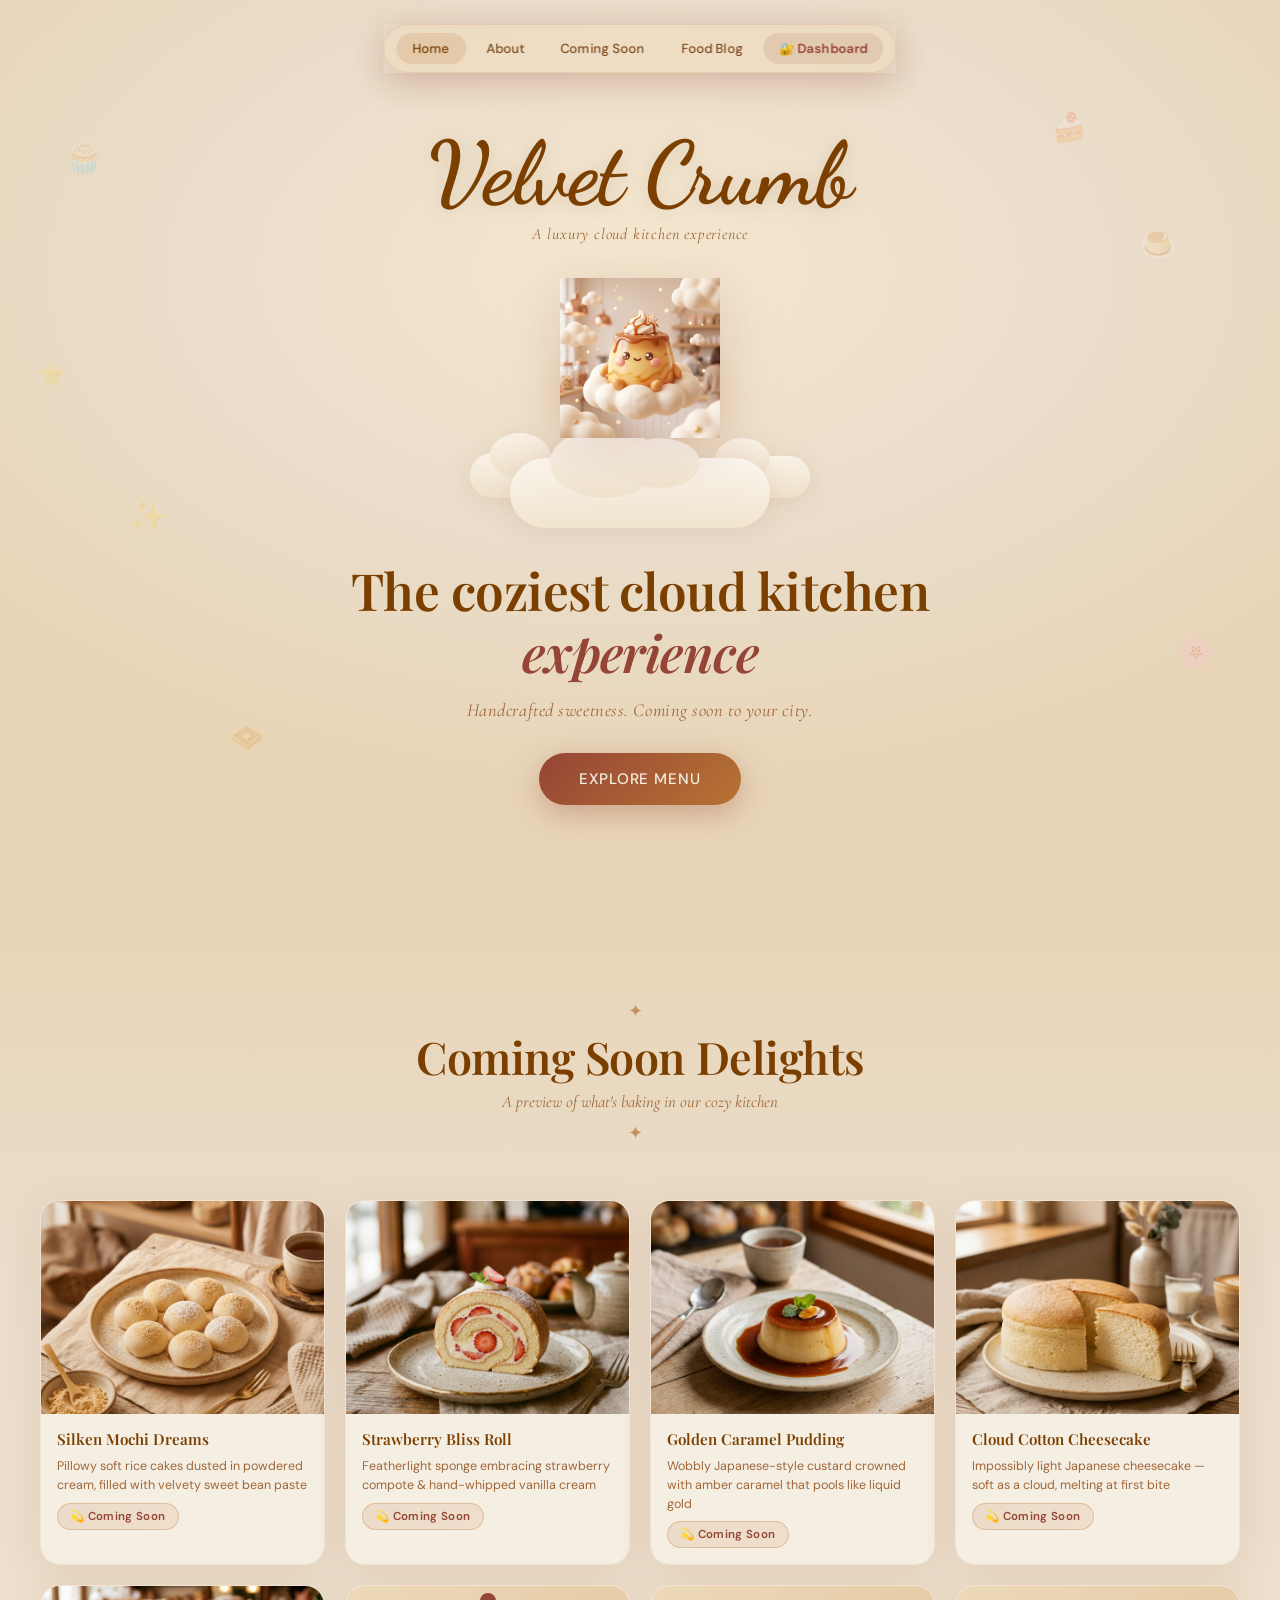
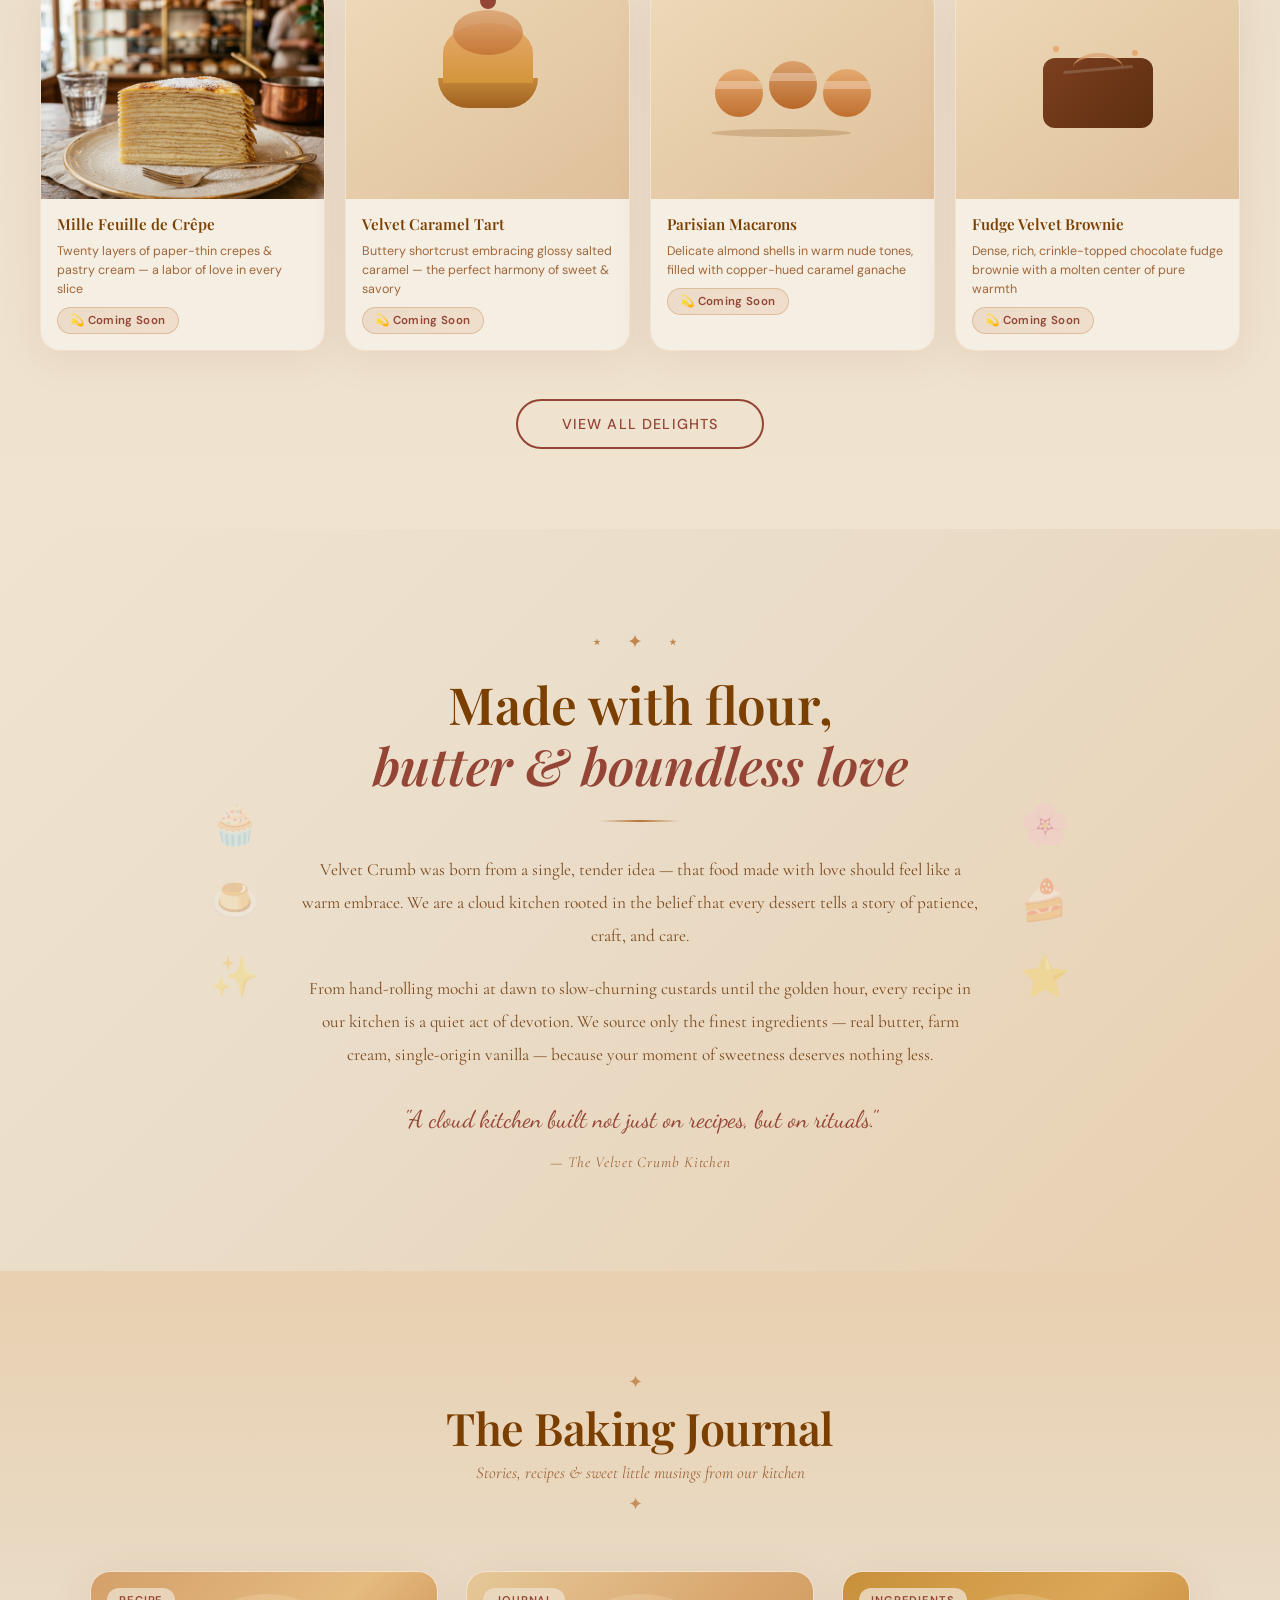
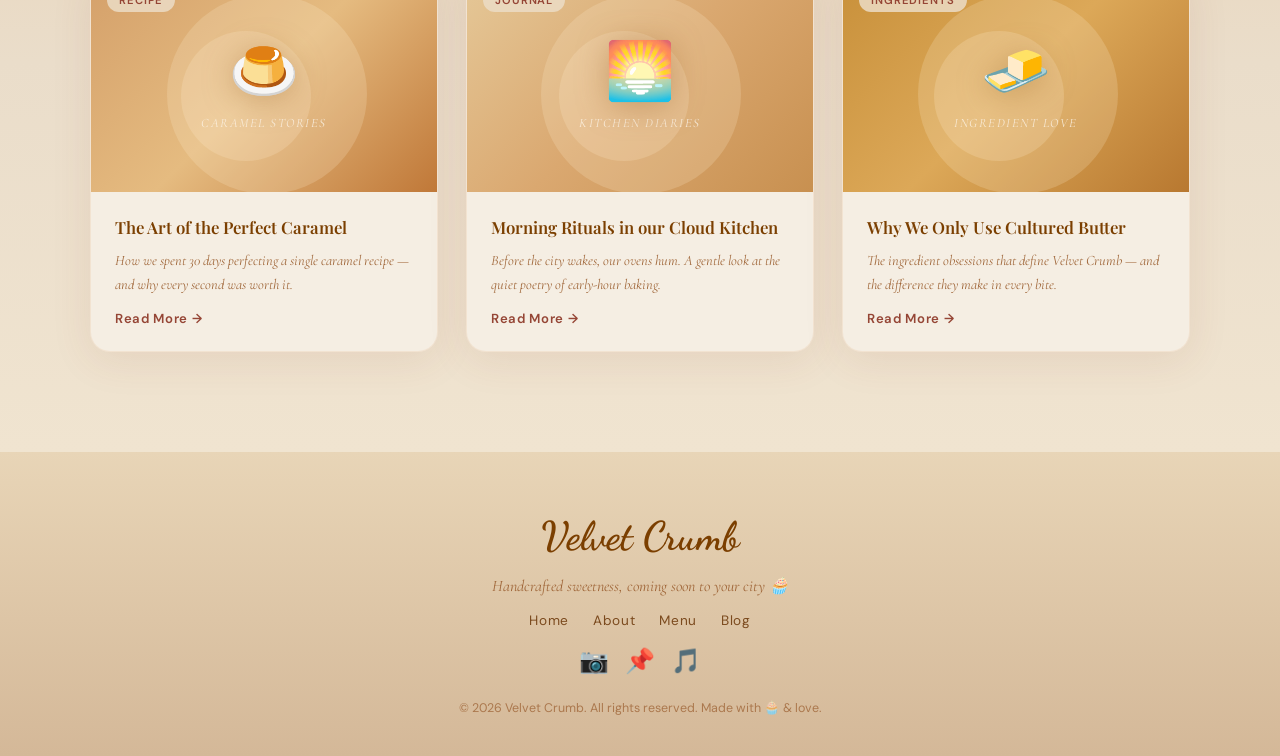
<file: index.html>
<!DOCTYPE html>
<html lang="en">
<head>
  <meta charset="UTF-8" />
  <meta name="viewport" content="width=device-width, initial-scale=1.0" />
  <title>Velvet Crumb — A Luxury Cloud Kitchen Experience</title>
  <meta name="description" content="Velvet Crumb is a luxury cloud kitchen crafting handmade desserts with warmth, love, and a touch of magic. Coming soon to your city." />
  <link rel="preconnect" href="https://fonts.googleapis.com" />
  <link rel="preconnect" href="https://fonts.gstatic.com" crossorigin />
  <link href="https://fonts.googleapis.com/css2?family=Playfair+Display:ital,wght@0,400;0,600;0,700;1,400;1,600&family=Cormorant+Garamond:ital,wght@0,300;0,400;1,400&family=DM+Sans:wght@300;400;500&family=Dancing+Script:wght@600;700&display=swap" rel="stylesheet" />
  <link rel="stylesheet" href="style.css" />
</head>
<body>

  <!-- ✨ Floating Particles Canvas -->
  <canvas id="particles-canvas"></canvas>

  <!-- ============ NAVIGATION ============ -->
  <nav class="nav-pill" id="main-nav" role="navigation" aria-label="Main Navigation">
    <div class="nav-inner">
      <a href="#home" class="nav-link active" id="nav-home">Home</a>
      <a href="#about" class="nav-link" id="nav-about">About</a>
      <a href="#coming-soon" class="nav-link" id="nav-comingsoon">Coming Soon</a>
      <a href="#blog" class="nav-link" id="nav-blog">Food Blog</a>
      <a href="dashboard.html" class="nav-link nav-dashboard" id="nav-dashboard">
        <span class="lock-icon">🔐</span> Dashboard
      </a>
    </div>
  </nav>

  <!-- ============ HERO SECTION ============ -->
  <section class="hero-section" id="home">
    <!-- Floating Doodle Elements -->
    <div class="doodle doodle-1" aria-hidden="true">🧁</div>
    <div class="doodle doodle-2" aria-hidden="true">🍮</div>
    <div class="doodle doodle-3" aria-hidden="true">✨</div>
    <div class="doodle doodle-4" aria-hidden="true">🌸</div>
    <div class="doodle doodle-5" aria-hidden="true">🍰</div>
    <div class="doodle doodle-6" aria-hidden="true">⭐</div>
    <div class="doodle doodle-7" aria-hidden="true">🧇</div>

    <div class="hero-content">
      <!-- Logo -->
      <div class="logo-wrapper fade-up" id="logo">
        <h1 class="logo-script">Velvet Crumb</h1>
        <p class="logo-tagline">A luxury cloud kitchen experience</p>
      </div>

      <!-- Mascot with Clouds -->
      <div class="mascot-container fade-up delay-1" aria-label="Cute pudding mascot floating on cream clouds">
        <div class="mascot-glow"></div>
        <div class="clouds-wrapper">
          <div class="cloud cloud-left"></div>
          <div class="cloud cloud-right"></div>
          <div class="cloud cloud-center"></div>
        </div>
        <div class="mascot-figure float-anim">
          <img src="images/mascot.png" alt="Velvet Crumb cute pudding mascot" class="mascot-img" />
        </div>
      </div>

      <!-- Hero Text -->
      <div class="hero-text fade-up delay-2">
        <h2 class="hero-heading">The coziest cloud kitchen<br /><em>experience</em></h2>
        <p class="hero-subtext">Handcrafted sweetness. Coming soon to your city.</p>
        <a href="#coming-soon" class="cta-btn" id="explore-menu-btn" aria-label="Explore our menu">
          Explore Menu
          <span class="btn-shimmer"></span>
        </a>
      </div>
    </div>

    <!-- Hero Wave -->
    <div class="hero-wave" aria-hidden="true">
      <svg viewBox="0 0 1440 120" preserveAspectRatio="none" xmlns="http://www.w3.org/2000/svg">
        <path d="M0,60 C360,120 1080,0 1440,60 L1440,120 L0,120 Z" fill="#E8D5B7" />
      </svg>
    </div>
  </section>

  <!-- ============ COMING SOON DELIGHTS ============ -->
  <section class="delights-section" id="coming-soon">
    <div class="section-header fade-up">
      <div class="section-ornament">✦</div>
      <h2 class="section-title">Coming Soon Delights</h2>
      <p class="section-subtitle">A preview of what's baking in our cozy kitchen</p>
      <div class="section-ornament">✦</div>
    </div>

    <div class="delights-grid fade-up delay-1">

      <!-- Card 1 -->
      <article class="delight-card" id="card-mochi" aria-label="Matcha Mochi Delight">
        <div class="card-img-wrapper">
          <img src="images/mochi.png" alt="Soft homemade mochi balls" class="card-img" loading="lazy" />
          <div class="card-img-overlay"></div>
        </div>
        <div class="card-body">
          <h3 class="card-title">Silken Mochi Dreams</h3>
          <p class="card-desc">Pillowy soft rice cakes dusted in powdered cream, filled with velvety sweet bean paste</p>
          <span class="coming-soon-badge">💫 Coming Soon</span>
        </div>
      </article>

      <!-- Card 2 -->
      <article class="delight-card" id="card-cakeroll" aria-label="Strawberry Cream Roll">
        <div class="card-img-wrapper">
          <img src="images/cake_roll.png" alt="Strawberry cream cake roll" class="card-img" loading="lazy" />
          <div class="card-img-overlay"></div>
        </div>
        <div class="card-body">
          <h3 class="card-title">Strawberry Bliss Roll</h3>
          <p class="card-desc">Featherlight sponge embracing strawberry compote & hand-whipped vanilla cream</p>
          <span class="coming-soon-badge">💫 Coming Soon</span>
        </div>
      </article>

      <!-- Card 3 -->
      <article class="delight-card" id="card-pudding" aria-label="Caramel Custard Pudding">
        <div class="card-img-wrapper">
          <img src="images/pudding.png" alt="Japanese caramel custard pudding" class="card-img" loading="lazy" />
          <div class="card-img-overlay"></div>
        </div>
        <div class="card-body">
          <h3 class="card-title">Golden Caramel Pudding</h3>
          <p class="card-desc">Wobbly Japanese-style custard crowned with amber caramel that pools like liquid gold</p>
          <span class="coming-soon-badge">💫 Coming Soon</span>
        </div>
      </article>

      <!-- Card 4 -->
      <article class="delight-card" id="card-cheesecake" aria-label="Cotton Cheesecake">
        <div class="card-img-wrapper">
          <img src="images/cheesecake.png" alt="Japanese cotton cheesecake" class="card-img" loading="lazy" />
          <div class="card-img-overlay"></div>
        </div>
        <div class="card-body">
          <h3 class="card-title">Cloud Cotton Cheesecake</h3>
          <p class="card-desc">Impossibly light Japanese cheesecake — soft as a cloud, melting at first bite</p>
          <span class="coming-soon-badge">💫 Coming Soon</span>
        </div>
      </article>

      <!-- Card 5 -->
      <article class="delight-card" id="card-crepe" aria-label="Mille Crepe Cake">
        <div class="card-img-wrapper">
          <img src="images/crepe.png" alt="Mille crepe cake" class="card-img" loading="lazy" />
          <div class="card-img-overlay"></div>
        </div>
        <div class="card-body">
          <h3 class="card-title">Mille Feuille de Crêpe</h3>
          <p class="card-desc">Twenty layers of paper-thin crepes & pastry cream — a labor of love in every slice</p>
          <span class="coming-soon-badge">💫 Coming Soon</span>
        </div>
      </article>

      <!-- Card 6 — CSS Illustrated -->
      <article class="delight-card" id="card-tart" aria-label="Caramel Tart">
        <div class="card-img-wrapper card-illustrated">
          <div class="illustrated-dessert tart-illustration">
            <div class="tart-base"></div>
            <div class="tart-filling"></div>
            <div class="tart-glaze"></div>
            <div class="tart-garnish"></div>
          </div>
        </div>
        <div class="card-body">
          <h3 class="card-title">Velvet Caramel Tart</h3>
          <p class="card-desc">Buttery shortcrust embracing glossy salted caramel — the perfect harmony of sweet & savory</p>
          <span class="coming-soon-badge">💫 Coming Soon</span>
        </div>
      </article>

      <!-- Card 7 — CSS Illustrated -->
      <article class="delight-card" id="card-macarons" aria-label="French Macarons">
        <div class="card-img-wrapper card-illustrated">
          <div class="illustrated-dessert macaron-illustration">
            <div class="macaron mac-1"></div>
            <div class="macaron mac-2"></div>
            <div class="macaron mac-3"></div>
            <div class="mac-shadow"></div>
          </div>
        </div>
        <div class="card-body">
          <h3 class="card-title">Parisian Macarons</h3>
          <p class="card-desc">Delicate almond shells in warm nude tones, filled with copper-hued caramel ganache</p>
          <span class="coming-soon-badge">💫 Coming Soon</span>
        </div>
      </article>

      <!-- Card 8 — CSS Illustrated -->
      <article class="delight-card" id="card-brownie" aria-label="Fudge Brownie">
        <div class="card-img-wrapper card-illustrated">
          <div class="illustrated-dessert brownie-illustration">
            <div class="brownie-base"></div>
            <div class="brownie-crack"></div>
            <div class="brownie-drizzle"></div>
            <div class="brownie-sparkle s1"></div>
            <div class="brownie-sparkle s2"></div>
          </div>
        </div>
        <div class="card-body">
          <h3 class="card-title">Fudge Velvet Brownie</h3>
          <p class="card-desc">Dense, rich, crinkle-topped chocolate fudge brownie with a molten center of pure warmth</p>
          <span class="coming-soon-badge">💫 Coming Soon</span>
        </div>
      </article>

    </div>

    <div class="view-all-wrapper fade-up delay-2">
      <button class="view-all-btn" aria-label="View all items">View All Delights</button>
    </div>
  </section>

  <!-- ============ ABOUT SECTION ============ -->
  <section class="about-section" id="about">
    <div class="about-deco about-deco-left" aria-hidden="true">
      <div class="about-deco-emoji">🧁</div>
      <div class="about-deco-emoji">🍮</div>
      <div class="about-deco-emoji">✨</div>
    </div>

    <div class="about-content fade-up">
      <div class="about-ornament">⋆ ✦ ⋆</div>
      <h2 class="about-title">Made with flour,<br /><em>butter & boundless love</em></h2>
      <div class="about-divider"></div>
      <p class="about-text">
        Velvet Crumb was born from a single, tender idea — that food made with love
        should feel like a warm embrace. We are a cloud kitchen rooted in the belief
        that every dessert tells a story of patience, craft, and care.
      </p>
      <p class="about-text">
        From hand-rolling mochi at dawn to slow-churning custards until the golden hour,
        every recipe in our kitchen is a quiet act of devotion. We source only the
        finest ingredients — real butter, farm cream, single-origin vanilla — because
        your moment of sweetness deserves nothing less.
      </p>
      <p class="about-text-emphasis">
        "A cloud kitchen built not just on recipes, but on rituals."
      </p>
      <div class="about-signature">— The Velvet Crumb Kitchen</div>
    </div>

    <div class="about-deco about-deco-right" aria-hidden="true">
      <div class="about-deco-emoji">🌸</div>
      <div class="about-deco-emoji">🍰</div>
      <div class="about-deco-emoji">⭐</div>
    </div>
  </section>

  <!-- ============ BLOG SECTION ============ -->
  <section class="blog-section" id="blog">
    <div class="section-header fade-up">
      <div class="section-ornament">✦</div>
      <h2 class="section-title">The Baking Journal</h2>
      <p class="section-subtitle">Stories, recipes & sweet little musings from our kitchen</p>
      <div class="section-ornament">✦</div>
    </div>

    <div class="blog-grid fade-up delay-1">

      <!-- Blog Post 1 -->
      <article class="blog-card" id="blog-card-1" aria-label="Blog post: The Art of the Perfect Caramel">
        <div class="blog-card-img">
          <div class="blog-visual blog-visual-1">
            <div class="blog-vis-content">
              <div class="bv-circle bvc-1"></div>
              <div class="bv-circle bvc-2"></div>
              <div class="bv-icon">🍮</div>
              <div class="bv-title-mini">caramel stories</div>
            </div>
          </div>
          <div class="blog-tag">Recipe</div>
        </div>
        <div class="blog-card-body">
          <h3 class="blog-card-title">The Art of the Perfect Caramel</h3>
          <p class="blog-card-caption">How we spent 30 days perfecting a single caramel recipe — and why every second was worth it.</p>
          <button class="read-more-btn" aria-label="Read more about caramel">Read More →</button>
        </div>
      </article>

      <!-- Blog Post 2 -->
      <article class="blog-card" id="blog-card-2" aria-label="Blog post: Morning Rituals in our Kitchen">
        <div class="blog-card-img">
          <div class="blog-visual blog-visual-2">
            <div class="blog-vis-content">
              <div class="bv-circle bvc-1"></div>
              <div class="bv-circle bvc-2"></div>
              <div class="bv-icon">🌅</div>
              <div class="bv-title-mini">kitchen diaries</div>
            </div>
          </div>
          <div class="blog-tag">Journal</div>
        </div>
        <div class="blog-card-body">
          <h3 class="blog-card-title">Morning Rituals in our Cloud Kitchen</h3>
          <p class="blog-card-caption">Before the city wakes, our ovens hum. A gentle look at the quiet poetry of early-hour baking.</p>
          <button class="read-more-btn" aria-label="Read more about morning rituals">Read More →</button>
        </div>
      </article>

      <!-- Blog Post 3 -->
      <article class="blog-card" id="blog-card-3" aria-label="Blog post: Why We Only Use Cultured Butter">
        <div class="blog-card-img">
          <div class="blog-visual blog-visual-3">
            <div class="blog-vis-content">
              <div class="bv-circle bvc-1"></div>
              <div class="bv-circle bvc-2"></div>
              <div class="bv-icon">🧈</div>
              <div class="bv-title-mini">ingredient love</div>
            </div>
          </div>
          <div class="blog-tag">Ingredients</div>
        </div>
        <div class="blog-card-body">
          <h3 class="blog-card-title">Why We Only Use Cultured Butter</h3>
          <p class="blog-card-caption">The ingredient obsessions that define Velvet Crumb — and the difference they make in every bite.</p>
          <button class="read-more-btn" aria-label="Read more about cultured butter">Read More →</button>
        </div>
      </article>

    </div>
  </section>

  <!-- ============ FOOTER ============ -->
  <footer class="footer" role="contentinfo">
    <div class="footer-content">
      <div class="footer-logo">Velvet Crumb</div>
      <p class="footer-tagline">Handcrafted sweetness, coming soon to your city 🧁</p>
      <div class="footer-links">
        <a href="#home" class="f-link">Home</a>
        <a href="#about" class="f-link">About</a>
        <a href="#coming-soon" class="f-link">Menu</a>
        <a href="#blog" class="f-link">Blog</a>
      </div>
      <div class="footer-socials">
        <span class="social-dot" aria-label="Instagram">📷</span>
        <span class="social-dot" aria-label="Pinterest">📌</span>
        <span class="social-dot" aria-label="TikTok">🎵</span>
      </div>
      <p class="footer-copy">© 2026 Velvet Crumb. All rights reserved. Made with 🧁 &amp; love.</p>
    </div>
  </footer>

  <script src="app.js"></script>
</body>
</html>
</file>
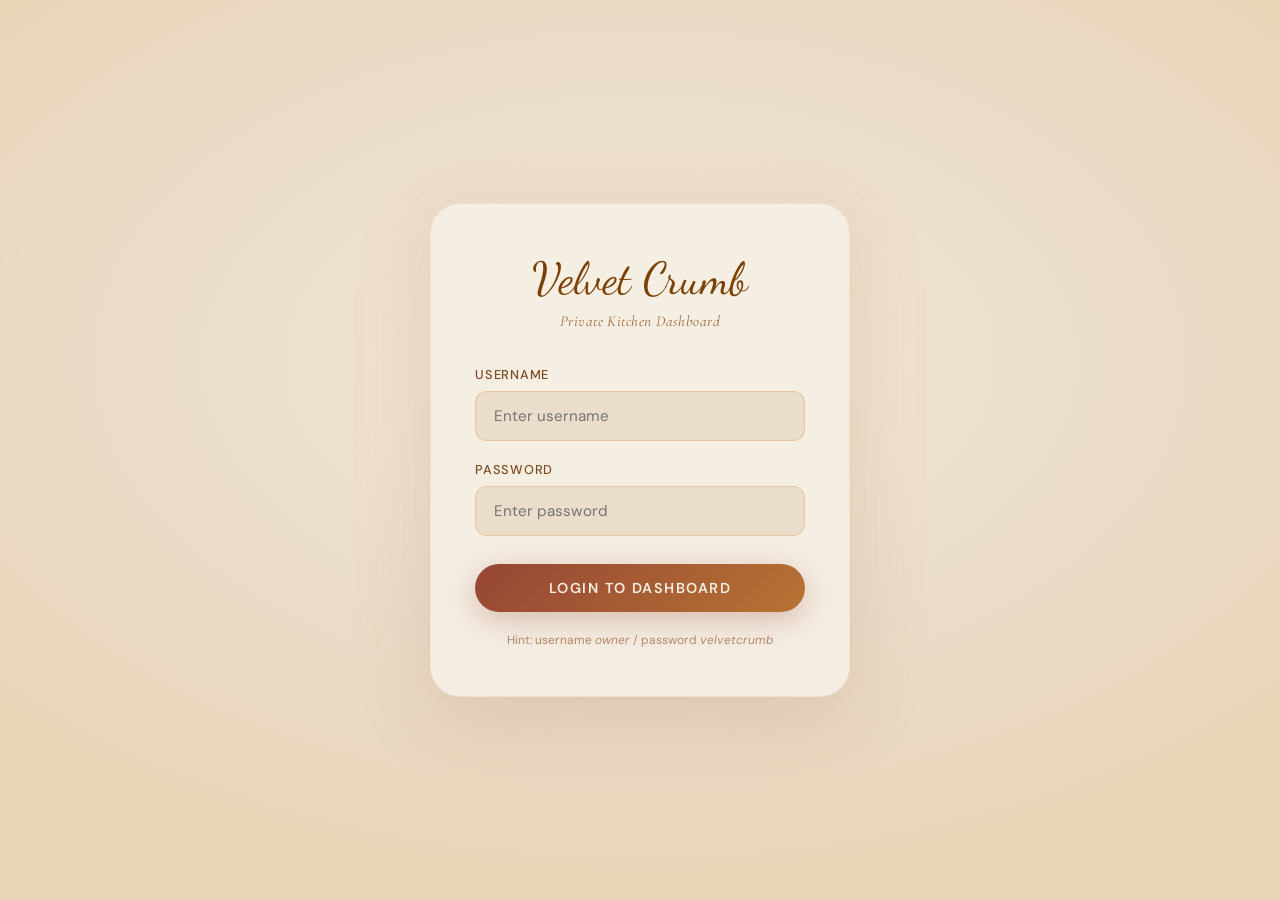
<file: dashboard.html>
<!DOCTYPE html>
<html lang="en">

<head>
    <meta charset="UTF-8" />
    <meta name="viewport" content="width=device-width, initial-scale=1.0" />
    <title>Dashboard — Velvet Crumb Kitchen</title>
    <meta name="robots" content="noindex, nofollow" />
    <link rel="preconnect" href="https://fonts.googleapis.com" />
    <link rel="preconnect" href="https://fonts.gstatic.com" crossorigin />
    <link
        href="https://fonts.googleapis.com/css2?family=Playfair+Display:ital,wght@0,400;0,600;0,700;1,400&family=Cormorant+Garamond:ital,wght@0,300;0,400;1,400&family=DM+Sans:wght@300;400;500;600&family=Dancing+Script:wght@600;700&display=swap"
        rel="stylesheet" />
    <link rel="stylesheet" href="dashboard.css" />
</head>

<body>

    <!-- ======= LOGIN SCREEN ======= -->
    <div id="login-screen">
        <div class="login-card">
            <div class="login-logo">Velvet Crumb</div>
            <div class="login-subtitle">Private Kitchen Dashboard</div>

            <label class="login-label" for="dash-username">Username</label>
            <input class="login-input" type="text" id="dash-username" placeholder="Enter username"
                autocomplete="username" />

            <label class="login-label" for="dash-password">Password</label>
            <input class="login-input" type="password" id="dash-password" placeholder="Enter password"
                autocomplete="current-password" />

            <button class="login-btn" id="login-btn" aria-label="Login to dashboard">Login to Dashboard</button>

            <p class="login-error" id="login-error">✦ Incorrect credentials. Please try again.</p>

            <p class="login-hint">Hint: username <em>owner</em> / password <em>velvetcrumb</em></p>
        </div>
    </div>

    <!-- ======= DASHBOARD SCREEN ======= -->
    <div id="dashboard-screen">

        <!-- Dash Nav -->
        <nav class="dash-nav" role="navigation" aria-label="Dashboard Navigation">
            <div class="dash-logo">Velvet Crumb</div>
            <div class="dash-nav-right">
                <span class="dash-user-badge">Welcome back, Owner 🧁</span>
                <button class="logout-btn" id="logout-btn" aria-label="Logout">Logout</button>
            </div>
        </nav>

        <main class="dash-main">
            <!-- Header -->
            <div class="dash-header">
                <h1 class="dash-welcome">Good evening, Chef ✨</h1>
                <p class="dash-welcome-sub">Manage your blog posts and keep the kitchen stories fresh.</p>
            </div>

            <!-- Stats -->
            <div class="stats-row" id="stats-row">
                <div class="stat-card">
                    <div class="stat-number" id="stat-posts">0</div>
                    <div class="stat-label">Blog Posts</div>
                </div>
                <div class="stat-card">
                    <div class="stat-number">8</div>
                    <div class="stat-label">Menu Items</div>
                </div>
                <div class="stat-card">
                    <div class="stat-number" id="stat-month">Mar</div>
                    <div class="stat-label">Current Month</div>
                </div>
            </div>

            <!-- Dashboard Grid -->
            <div class="dash-grid">

                <!-- Add / Edit Post Form -->
                <div class="dash-card" id="post-form-card">
                    <h2 class="dash-card-title"><span class="icon">✏️</span> <span id="form-title-label">Add New Blog
                            Post</span></h2>

                    <input type="hidden" id="edit-post-id" value="" />

                    <div class="form-group">
                        <label class="form-label" for="post-title">Post Title</label>
                        <input class="form-input" type="text" id="post-title" placeholder="e.g. The Magic of Mochi" />
                    </div>

                    <div class="form-group">
                        <label class="form-label" for="post-caption">Caption / Excerpt</label>
                        <textarea class="form-textarea" id="post-caption"
                            placeholder="A short description of this post..."></textarea>
                    </div>

                    <div class="form-group">
                        <label class="form-label" for="post-tag">Category Tag</label>
                        <input class="form-input" type="text" id="post-tag"
                            placeholder="e.g. Recipe, Journal, Ingredients" />
                    </div>

                    <div class="form-group">
                        <label class="form-label" for="post-emoji">Post Icon (Emoji)</label>
                        <input class="form-input" type="text" id="post-emoji" placeholder="e.g. 🍪" maxlength="4" />
                    </div>

                    <div style="display: flex; gap: 12px; flex-wrap: wrap; margin-top: 8px;">
                        <button class="btn-primary" id="save-post-btn" aria-label="Save blog post">Save Post 🧁</button>
                        <button class="btn-danger" id="cancel-edit-btn" style="display:none;"
                            aria-label="Cancel editing">Cancel Edit</button>
                    </div>
                </div>

                <!-- Posts List -->
                <div class="dash-card">
                    <h2 class="dash-card-title"><span class="icon">📖</span> Existing Blog Posts</h2>
                    <div class="post-list" id="post-list">
                        <p class="empty-state" id="empty-state">No posts yet. Add your first one! 🌸</p>
                    </div>
                </div>

            </div>
        </main>

    </div>

    <!-- Toast Notification -->
    <div class="toast" id="toast-msg" role="alert" aria-live="polite">✦ Changes saved beautifully!</div>

    <script src="dashboard.js"></script>
</body>

</html>
</file>
<file: style.css>
/* =====================================================
   VELVET CRUMB — LUXURY CLOUD KITCHEN
   Design System & Styles
   ===================================================== */

/* ─── DESIGN TOKENS ─────────────────────────────────── */
:root {
  --cream:        #EADDCA;
  --nude:         #DAA06D;
  --brown:        #954535;
  --chocolate:    #7B3F00;
  --copper:       #B87333;
  --peach:        #E5AA70;
  --cream-light:  #F5EEE3;
  --cream-dark:   #E8D5B7;
  --warm-white:   #FBF6EF;
  --text-dark:    #5C2E00;
  --text-mid:     #7B4A1E;
  --text-soft:    #A0673A;

  --radius-sm:    12px;
  --radius-md:    20px;
  --radius-lg:    30px;
  --radius-xl:    40px;
  --radius-pill:  999px;

  --shadow-soft:   0 8px 40px rgba(149, 69, 53, 0.10);
  --shadow-hover:  0 20px 60px rgba(149, 69, 53, 0.20);
  --shadow-glow:   0 0 60px rgba(184, 115, 51, 0.25);

  --font-script:   'Dancing Script', cursive;
  --font-serif:    'Playfair Display', Georgia, serif;
  --font-elegant:  'Cormorant Garamond', serif;
  --font-sans:     'DM Sans', sans-serif;

  --transition:    all 0.4s cubic-bezier(0.25, 0.8, 0.25, 1);
  --transition-fast: all 0.2s ease;
}

/* ─── RESET & BASE ───────────────────────────────────── */
*, *::before, *::after { box-sizing: border-box; margin: 0; padding: 0; }

html {
  scroll-behavior: smooth;
  font-size: 16px;
}

body {
  font-family: var(--font-sans);
  background: var(--cream);
  color: var(--text-dark);
  overflow-x: hidden;
  position: relative;
}

img { max-width: 100%; display: block; }
a { text-decoration: none; color: inherit; }

/* ─── PARTICLE CANVAS ────────────────────────────────── */
#particles-canvas {
  position: fixed;
  top: 0; left: 0;
  width: 100%; height: 100%;
  pointer-events: none;
  z-index: 0;
  opacity: 0.5;
}

/* ─── SCROLL ANIMATIONS ─────────────────────────────── */
.fade-up {
  opacity: 0;
  transform: translateY(40px);
  transition: opacity 0.8s ease, transform 0.8s ease;
}
.fade-up.visible {
  opacity: 1;
  transform: translateY(0);
}
.delay-1 { transition-delay: 0.15s; }
.delay-2 { transition-delay: 0.30s; }
.delay-3 { transition-delay: 0.45s; }

/* ─── FLOAT ANIMATION ───────────────────────────────── */
@keyframes floatY {
  0%, 100% { transform: translateY(0px); }
  50%       { transform: translateY(-18px); }
}
@keyframes floatSlow {
  0%, 100% { transform: translateY(0px) rotate(0deg); }
  50%       { transform: translateY(-10px) rotate(3deg); }
}
@keyframes shimmer {
  0%   { left: -100%; }
  100% { left: 200%; }
}
@keyframes cloudDrift {
  0%, 100% { transform: translateX(0px); }
  50%       { transform: translateX(8px); }
}
@keyframes sparkle {
  0%, 100% { opacity: 0.4; transform: scale(0.8); }
  50%       { opacity: 1; transform: scale(1.2); }
}
@keyframes pulse-glow {
  0%, 100% { box-shadow: 0 0 60px rgba(218, 160, 109, 0.3), 0 0 100px rgba(184, 115, 51, 0.15); }
  50%       { box-shadow: 0 0 80px rgba(218, 160, 109, 0.5), 0 0 130px rgba(184, 115, 51, 0.25); }
}
@keyframes doodleDrift {
  0%   { transform: translateY(0) rotate(0deg) scale(1); }
  33%  { transform: translateY(-15px) rotate(5deg) scale(1.05); }
  66%  { transform: translateY(8px) rotate(-3deg) scale(0.95); }
  100% { transform: translateY(0) rotate(0deg) scale(1); }
}

.float-anim { animation: floatY 4s ease-in-out infinite; }

/* ─── NAVIGATION ─────────────────────────────────────── */
.nav-pill {
  position: fixed;
  top: 24px;
  left: 50%;
  transform: translateX(-50%);
  z-index: 1000;
}
.nav-inner {
  display: flex;
  align-items: center;
  gap: 4px;
  background: rgba(235, 220, 198, 0.65);
  backdrop-filter: blur(20px) saturate(180%);
  -webkit-backdrop-filter: blur(20px) saturate(180%);
  border: 1px solid rgba(218, 160, 109, 0.30);
  border-radius: var(--radius-pill);
  padding: 8px 12px;
  box-shadow: 0 8px 32px rgba(149, 69, 53, 0.15);
  white-space: nowrap;
}
.nav-link {
  font-family: var(--font-sans);
  font-size: 0.82rem;
  font-weight: 500;
  color: var(--text-mid);
  padding: 7px 16px;
  border-radius: var(--radius-pill);
  transition: var(--transition-fast);
  letter-spacing: 0.01em;
}
.nav-link:hover,
.nav-link.active {
  background: rgba(184, 115, 51, 0.18);
  color: var(--chocolate);
}
.nav-dashboard {
  background: rgba(149, 69, 53, 0.12);
  color: var(--brown);
  font-weight: 600;
}
.nav-dashboard:hover {
  background: rgba(149, 69, 53, 0.22);
  color: var(--chocolate);
}
.lock-icon { font-size: 0.75rem; }

/* ─── HERO SECTION ───────────────────────────────────── */
.hero-section {
  position: relative;
  min-height: 100vh;
  background: radial-gradient(ellipse 70% 60% at 50% 30%, #F5E8D0 0%, var(--cream) 50%, var(--cream-dark) 100%);
  display: flex;
  align-items: center;
  justify-content: center;
  padding: 120px 24px 80px;
  overflow: hidden;
  z-index: 1;
}

.hero-content {
  display: flex;
  flex-direction: column;
  align-items: center;
  text-align: center;
  max-width: 760px;
  width: 100%;
  gap: 0;
  z-index: 2;
}

/* Logo */
.logo-wrapper { margin-bottom: 24px; }

.logo-script {
  font-family: var(--font-script);
  font-size: clamp(3rem, 8vw, 5.5rem);
  font-weight: 700;
  color: var(--chocolate);
  line-height: 1;
  letter-spacing: -0.01em;
  text-shadow: 0 2px 20px rgba(123, 63, 0, 0.15);
}

.logo-tagline {
  font-family: var(--font-elegant);
  font-size: 1rem;
  color: var(--text-soft);
  font-style: italic;
  margin-top: 6px;
  letter-spacing: 0.05em;
}

/* Mascot */
.mascot-container {
  position: relative;
  width: 320px;
  height: 260px;
  margin: 0 auto 16px;
}

.mascot-glow {
  position: absolute;
  top: 50%;
  left: 50%;
  transform: translate(-50%, -50%);
  width: 220px;
  height: 160px;
  background: radial-gradient(ellipse, rgba(218, 160, 109, 0.45) 0%, transparent 70%);
  border-radius: 50%;
  animation: pulse-glow 3s ease-in-out infinite;
  pointer-events: none;
}

.clouds-wrapper {
  position: absolute;
  bottom: 0;
  left: 50%;
  transform: translateX(-50%);
  width: 100%;
}

.cloud {
  position: absolute;
  background: var(--warm-white);
  border-radius: 50px;
  filter: drop-shadow(0 4px 12px rgba(149, 69, 53, 0.10));
}

.cloud-center {
  width: 260px; height: 70px;
  bottom: 0;
  left: 50%;
  transform: translateX(-50%);
  animation: cloudDrift 4s ease-in-out infinite;
  background: linear-gradient(180deg, #FBF6EF 0%, #F0E4CE 100%);
}
.cloud-center::before {
  content: '';
  position: absolute;
  top: -30px; left: 40px;
  width: 110px; height: 70px;
  background: inherit;
  border-radius: 50%;
}
.cloud-center::after {
  content: '';
  position: absolute;
  top: -20px; left: 110px;
  width: 80px; height: 50px;
  background: inherit;
  border-radius: 50%;
}
.cloud-left {
  width: 120px; height: 45px;
  bottom: 30px; left: -10px;
  animation: cloudDrift 5s ease-in-out infinite reverse;
  background: linear-gradient(180deg, #F9F2E7 0%, #EEE0C8 100%);
}
.cloud-left::before {
  content: '';
  position: absolute;
  top: -20px; left: 20px;
  width: 60px; height: 45px;
  background: inherit;
  border-radius: 50%;
}
.cloud-right {
  width: 110px; height: 42px;
  bottom: 30px; right: -10px;
  animation: cloudDrift 6s ease-in-out infinite;
  background: linear-gradient(180deg, #F9F2E7 0%, #EEE0C8 100%);
}
.cloud-right::before {
  content: '';
  position: absolute;
  top: -18px; left: 15px;
  width: 55px; height: 42px;
  background: inherit;
  border-radius: 50%;
}

.mascot-figure {
  position: absolute;
  top: 10px;
  left: 50%;
  transform: translateX(-50%);
  z-index: 2;
}

.mascot-img {
  width: 200px;
  height: auto;
  filter: drop-shadow(0 12px 30px rgba(149, 69, 53, 0.20));
}

/* Hero Text */
.hero-text { margin-top: 16px; }

.hero-heading {
  font-family: var(--font-serif);
  font-size: clamp(2rem, 5vw, 3.2rem);
  font-weight: 600;
  color: var(--chocolate);
  line-height: 1.2;
  margin-bottom: 16px;
  letter-spacing: -0.01em;
}
.hero-heading em {
  font-style: italic;
  color: var(--brown);
}

.hero-subtext {
  font-family: var(--font-elegant);
  font-size: 1.15rem;
  color: var(--text-soft);
  font-style: italic;
  margin-bottom: 32px;
  letter-spacing: 0.03em;
}

/* CTA Button */
.cta-btn {
  display: inline-block;
  position: relative;
  overflow: hidden;
  background: linear-gradient(135deg, var(--brown) 0%, var(--copper) 100%);
  color: var(--cream-light);
  font-family: var(--font-sans);
  font-size: 0.95rem;
  font-weight: 500;
  letter-spacing: 0.06em;
  text-transform: uppercase;
  padding: 16px 40px;
  border-radius: var(--radius-pill);
  box-shadow: 0 8px 30px rgba(149, 69, 53, 0.35);
  transition: var(--transition);
  cursor: pointer;
  border: none;
}
.cta-btn:hover {
  transform: translateY(-3px);
  box-shadow: 0 16px 50px rgba(149, 69, 53, 0.45);
}
.btn-shimmer {
  position: absolute;
  top: 0;
  left: -100%;
  width: 60%;
  height: 100%;
  background: linear-gradient(90deg, transparent, rgba(255,255,255,0.25), transparent);
  transform: skewX(-20deg);
  animation: shimmer 2.5s ease-in-out infinite;
}

/* Floating Doodles */
.doodle {
  position: absolute;
  font-size: 2rem;
  opacity: 0.18;
  pointer-events: none;
  z-index: 0;
  animation: doodleDrift var(--dur, 5s) ease-in-out infinite var(--delay, 0s);
}
.doodle-1 { top: 15%; left: 5%;  --dur: 6s;  --delay: 0s; }
.doodle-2 { top: 25%; right: 8%; --dur: 7s;  --delay: 1s; }
.doodle-3 { top: 55%; left: 10%; --dur: 5s;  --delay: 2s; size: 1.5rem; }
.doodle-4 { top: 70%; right: 5%; --dur: 8s;  --delay: 0.5s; }
.doodle-5 { top: 12%; right: 15%; --dur: 6.5s; --delay: 1.5s; font-size: 1.8rem; }
.doodle-6 { top: 40%; left: 3%;  --dur: 4.5s; --delay: 0.8s; font-size: 1.4rem; }
.doodle-7 { top: 80%; left: 18%; --dur: 7.5s; --delay: 1.2s; font-size: 1.7rem; }

/* Hero Wave */
.hero-wave {
  position: absolute;
  bottom: -2px; left: 0;
  width: 100%; height: 120px;
  z-index: 1;
}
.hero-wave svg { width: 100%; height: 100%; }

/* ─── SECTION COMMON ─────────────────────────────────── */
.section-header {
  text-align: center;
  margin-bottom: 56px;
  display: flex;
  flex-direction: column;
  align-items: center;
  gap: 10px;
}

.section-ornament {
  font-size: 1.1rem;
  color: var(--copper);
  opacity: 0.7;
  letter-spacing: 0.5em;
}

.section-title {
  font-family: var(--font-serif);
  font-size: clamp(1.8rem, 4vw, 2.8rem);
  font-weight: 600;
  color: var(--chocolate);
  line-height: 1.1;
  letter-spacing: -0.01em;
}

.section-subtitle {
  font-family: var(--font-elegant);
  font-size: 1.05rem;
  color: var(--text-soft);
  font-style: italic;
}

/* ─── COMING SOON DELIGHTS ───────────────────────────── */
.delights-section {
  position: relative;
  padding: 100px 24px 80px;
  background: linear-gradient(180deg, #E8D5B7 0%, var(--cream) 30%, #F0E4D0 100%);
  z-index: 1;
}

.delights-grid {
  display: grid;
  grid-template-columns: repeat(4, 1fr);
  gap: 20px;
  max-width: 1200px;
  margin: 0 auto;
}

/* Delight Cards */
.delight-card {
  background: var(--cream-light);
  border-radius: var(--radius-md);
  overflow: hidden;
  box-shadow: var(--shadow-soft);
  transition: var(--transition);
  cursor: pointer;
  border: 1px solid rgba(218, 160, 109, 0.15);
}
.delight-card:hover {
  transform: translateY(-8px);
  box-shadow: var(--shadow-hover);
}

.card-img-wrapper {
  position: relative;
  width: 100%;
  padding-top: 75%;
  overflow: hidden;
  background: linear-gradient(135deg, #E8D5C0, #D4AA80);
}
.card-img {
  position: absolute;
  top: 0; left: 0;
  width: 100%;
  height: 100%;
  object-fit: cover;
  transition: transform 0.5s ease;
  border-radius: var(--radius-sm) var(--radius-sm) 0 0;
}
.delight-card:hover .card-img {
  transform: scale(1.05);
}
.card-img-overlay {
  position: absolute;
  inset: 0;
  background: linear-gradient(to top, rgba(123, 63, 0, 0.15) 0%, transparent 70%);
  pointer-events: none;
}

/* Card Illustrated Fallback */
.card-illustrated {
  display: flex;
  align-items: center;
  justify-content: center;
  background: linear-gradient(145deg, #EDD9B8 0%, #DFC09A 100%);
  border-radius: var(--radius-sm) var(--radius-sm) 0 0;
}
.illustrated-dessert {
  position: absolute;
  top: 50%;
  left: 50%;
  transform: translate(-50%, -50%);
}

/* Tart */
.tart-base {
  width: 100px; height: 30px;
  background: linear-gradient(180deg, #C4893A, #A06020);
  border-radius: 0 0 50px 50px;
  position: relative;
}
.tart-filling {
  width: 90px; height: 60px;
  background: linear-gradient(180deg, #E5AA70, #D4943A);
  border-radius: 50% 50% 0 0;
  position: absolute;
  top: -55px; left: 5px;
}
.tart-glaze {
  width: 70px; height: 45px;
  background: linear-gradient(180deg, #DAA06D, #C07030);
  border-radius: 50%;
  position: absolute;
  top: -68px; left: 15px;
  opacity: 0.8;
}
.tart-garnish {
  width: 16px; height: 16px;
  background: var(--brown);
  border-radius: 50%;
  position: absolute;
  top: -85px; left: 42px;
}

/* Macarons */
.macaron-illustration { display: flex; gap: 6px; }
.macaron {
  width: 48px; height: 48px;
  border-radius: 50%;
  position: relative;
  overflow: hidden;
}
.mac-1 { background: linear-gradient(180deg, #E5AA70, #C07030); }
.mac-2 { background: linear-gradient(180deg, #DAA06D, #B86828); transform: translateY(-8px); }
.mac-3 { background: linear-gradient(180deg, #E5AA70, #C07030); }
.macaron::after {
  content: '';
  width: 100%; height: 8px;
  background: rgba(255,255,255,0.3);
  position: absolute;
  top: 12px; left: 0;
}
.mac-shadow { width: 140px; height: 8px; background: rgba(123, 63, 0, 0.2); border-radius: 50%; position: absolute; bottom: -20px; left: -4px; }

/* Brownie */
.brownie-base {
  width: 110px; height: 70px;
  background: linear-gradient(135deg, #7B4020, #5E2E10);
  border-radius: var(--radius-sm);
}
.brownie-crack {
  position: absolute;
  top: 10px; left: 20px;
  width: 70px; height: 3px;
  background: rgba(255,255,255,0.15);
  border-radius: 2px;
  transform: rotate(-5deg);
}
.brownie-drizzle {
  position: absolute;
  top: -5px; left: 30px;
  width: 50px; height: 30px;
  border-top: 4px solid rgba(218, 160, 109, 0.7);
  border-radius: 50% 50% 0 0;
}
.brownie-sparkle {
  position: absolute;
  width: 6px; height: 6px;
  background: var(--peach);
  border-radius: 50%;
  animation: sparkle 1.5s ease-in-out infinite;
}
.s1 { top: -12px; left: 10px; --delay: 0s; }
.s2 { top: -8px; right: 15px; animation-delay: 0.7s; }

.card-body {
  padding: 16px;
  display: flex;
  flex-direction: column;
  gap: 8px;
}
.card-title {
  font-family: var(--font-serif);
  font-size: 0.95rem;
  font-weight: 600;
  color: var(--chocolate);
  line-height: 1.3;
}
.card-desc {
  font-size: 0.78rem;
  color: var(--text-soft);
  line-height: 1.5;
}
.coming-soon-badge {
  display: inline-flex;
  align-items: center;
  gap: 4px;
  background: linear-gradient(135deg, rgba(184, 115, 51, 0.15), rgba(218, 160, 109, 0.20));
  border: 1px solid rgba(184, 115, 51, 0.30);
  color: var(--brown);
  font-size: 0.72rem;
  font-weight: 600;
  padding: 5px 12px;
  border-radius: var(--radius-pill);
  letter-spacing: 0.03em;
  animation: sparkle 2s ease-in-out infinite;
  width: fit-content;
}

.view-all-wrapper {
  text-align: center;
  margin-top: 48px;
}
.view-all-btn {
  background: transparent;
  border: 2px solid var(--brown);
  color: var(--brown);
  font-family: var(--font-sans);
  font-size: 0.9rem;
  font-weight: 500;
  letter-spacing: 0.08em;
  text-transform: uppercase;
  padding: 14px 44px;
  border-radius: var(--radius-pill);
  cursor: pointer;
  transition: var(--transition);
  position: relative;
  overflow: hidden;
}
.view-all-btn::before {
  content: '';
  position: absolute;
  inset: 0;
  background: linear-gradient(135deg, var(--brown), var(--copper));
  opacity: 0;
  transition: opacity 0.3s ease;
  border-radius: inherit;
}
.view-all-btn:hover {
  color: var(--cream-light);
  border-color: var(--copper);
  transform: translateY(-2px);
  box-shadow: 0 10px 30px rgba(149, 69, 53, 0.3);
}
.view-all-btn:hover::before { opacity: 1; }
.view-all-btn span { position: relative; z-index: 1; }

/* ─── ABOUT SECTION ──────────────────────────────────── */
.about-section {
  position: relative;
  padding: 100px 24px;
  background: linear-gradient(135deg, #F0E4D0 0%, var(--cream) 40%, #E8D0B0 100%);
  display: flex;
  align-items: center;
  justify-content: center;
  gap: 40px;
  overflow: hidden;
  z-index: 1;
}

.about-deco {
  display: flex;
  flex-direction: column;
  gap: 24px;
  opacity: 0.25;
}
.about-deco-emoji {
  font-size: 2.5rem;
  animation: doodleDrift 6s ease-in-out infinite;
}
.about-deco-left .about-deco-emoji:nth-child(2) { animation-delay: 1s; }
.about-deco-left .about-deco-emoji:nth-child(3) { animation-delay: 2s; }
.about-deco-right .about-deco-emoji:nth-child(2) { animation-delay: 0.5s; }
.about-deco-right .about-deco-emoji:nth-child(3) { animation-delay: 1.5s; }

.about-content {
  max-width: 680px;
  text-align: center;
}
.about-ornament {
  font-size: 1.2rem;
  color: var(--copper);
  letter-spacing: 0.5em;
  margin-bottom: 20px;
  opacity: 0.8;
}
.about-title {
  font-family: var(--font-serif);
  font-size: clamp(2rem, 4.5vw, 3.2rem);
  font-weight: 600;
  color: var(--chocolate);
  line-height: 1.2;
  margin-bottom: 24px;
}
.about-title em {
  font-style: italic;
  color: var(--brown);
}
.about-divider {
  width: 80px;
  height: 2px;
  background: linear-gradient(90deg, transparent, var(--copper), transparent);
  margin: 0 auto 32px;
}
.about-text {
  font-family: var(--font-elegant);
  font-size: 1.08rem;
  color: var(--text-mid);
  line-height: 1.9;
  margin-bottom: 20px;
}
.about-text-emphasis {
  font-family: var(--font-script);
  font-size: 1.5rem;
  color: var(--brown);
  margin: 32px 0 16px;
  line-height: 1.4;
}
.about-signature {
  font-family: var(--font-elegant);
  font-size: 0.95rem;
  color: var(--text-soft);
  font-style: italic;
  letter-spacing: 0.05em;
}

/* ─── BLOG SECTION ───────────────────────────────────── */
.blog-section {
  padding: 100px 24px;
  background: linear-gradient(180deg, #E8D0B0 0%, var(--cream) 50%, #F0E4D0 100%);
  z-index: 1;
  position: relative;
}

.blog-grid {
  display: grid;
  grid-template-columns: repeat(3, 1fr);
  gap: 28px;
  max-width: 1100px;
  margin: 0 auto;
}

.blog-card {
  background: var(--cream-light);
  border-radius: var(--radius-md);
  overflow: hidden;
  box-shadow: var(--shadow-soft);
  transition: var(--transition);
  border: 1px solid rgba(218, 160, 109, 0.15);
  cursor: pointer;
}
.blog-card:hover {
  transform: translateY(-8px);
  box-shadow: var(--shadow-hover);
}

.blog-card-img {
  position: relative;
  height: 220px;
  overflow: hidden;
}

/* Blog Visual Placeholders */
.blog-visual {
  width: 100%;
  height: 100%;
  display: flex;
  align-items: center;
  justify-content: center;
  position: relative;
  overflow: hidden;
}
.blog-visual-1 { background: linear-gradient(135deg, #D4A06A, #E5BB80, #C07838); }
.blog-visual-2 { background: linear-gradient(135deg, #E5C898, #DAA870, #C89050); }
.blog-visual-3 { background: linear-gradient(135deg, #C8903A, #DCA858, #B87830); }

.blog-vis-content {
  position: relative;
  z-index: 2;
  text-align: center;
  display: flex;
  flex-direction: column;
  align-items: center;
  gap: 8px;
}
.bv-circle {
  position: absolute;
  border-radius: 50%;
  background: rgba(255, 240, 210, 0.2);
  pointer-events: none;
}
.bvc-1 {
  width: 200px; height: 200px;
  top: -40px; right: -40px;
}
.bvc-2 {
  width: 130px; height: 130px;
  bottom: -30px; left: -20px;
}
.bv-icon { font-size: 3.5rem; filter: drop-shadow(0 4px 16px rgba(123, 63, 0, 0.3)); }
.bv-title-mini {
  font-family: var(--font-elegant);
  font-size: 0.8rem;
  color: rgba(251, 246, 239, 0.85);
  font-style: italic;
  letter-spacing: 0.12em;
  text-transform: uppercase;
}

.blog-tag {
  position: absolute;
  top: 16px; left: 16px;
  background: rgba(235, 220, 198, 0.85);
  backdrop-filter: blur(8px);
  color: var(--brown);
  font-size: 0.7rem;
  font-weight: 600;
  letter-spacing: 0.08em;
  text-transform: uppercase;
  padding: 5px 12px;
  border-radius: var(--radius-pill);
}

.blog-card-body {
  padding: 24px;
  display: flex;
  flex-direction: column;
  gap: 10px;
}
.blog-card-title {
  font-family: var(--font-serif);
  font-size: 1.05rem;
  font-weight: 600;
  color: var(--chocolate);
  line-height: 1.35;
}
.blog-card-caption {
  font-family: var(--font-elegant);
  font-size: 0.9rem;
  color: var(--text-soft);
  line-height: 1.65;
  font-style: italic;
}
.read-more-btn {
  background: transparent;
  border: none;
  color: var(--brown);
  font-family: var(--font-sans);
  font-size: 0.82rem;
  font-weight: 600;
  letter-spacing: 0.05em;
  cursor: pointer;
  padding: 0;
  display: flex;
  align-items: center;
  gap: 6px;
  transition: var(--transition-fast);
  margin-top: 4px;
  width: fit-content;
}
.read-more-btn:hover {
  color: var(--copper);
  gap: 12px;
}

/* ─── FOOTER ─────────────────────────────────────────── */
.footer {
  padding: 60px 24px 40px;
  background: linear-gradient(180deg, var(--cream-dark) 0%, #D4B898 100%);
  text-align: center;
}
.footer-content {
  display: flex;
  flex-direction: column;
  align-items: center;
  gap: 16px;
}
.footer-logo {
  font-family: var(--font-script);
  font-size: 2.5rem;
  font-weight: 700;
  color: var(--chocolate);
}
.footer-tagline {
  font-family: var(--font-elegant);
  font-size: 1rem;
  color: var(--text-soft);
  font-style: italic;
}
.footer-links {
  display: flex;
  gap: 24px;
  flex-wrap: wrap;
  justify-content: center;
}
.f-link {
  font-family: var(--font-sans);
  font-size: 0.85rem;
  color: var(--text-mid);
  letter-spacing: 0.05em;
  transition: var(--transition-fast);
}
.f-link:hover { color: var(--brown); }
.footer-socials {
  display: flex;
  gap: 16px;
  font-size: 1.5rem;
  cursor: pointer;
}
.social-dot { transition: transform 0.2s ease; display: inline-block; }
.social-dot:hover { transform: scale(1.2); }
.footer-copy {
  font-size: 0.78rem;
  color: var(--text-soft);
  margin-top: 8px;
  opacity: 0.8;
}

/* ─── RESPONSIVE ─────────────────────────────────────── */
@media (max-width: 1100px) {
  .delights-grid { grid-template-columns: repeat(2, 1fr); }
}
@media (max-width: 768px) {
  .nav-inner {
    padding: 6px 8px;
    gap: 2px;
  }
  .nav-link {
    font-size: 0.72rem;
    padding: 6px 10px;
  }
  .delights-grid { grid-template-columns: repeat(2, 1fr); gap: 14px; }
  .blog-grid { grid-template-columns: 1fr; gap: 20px; }
  .about-section { flex-direction: column; padding: 60px 24px; }
  .about-deco { flex-direction: row; }
  .mascot-container { width: 260px; height: 220px; }
  .mascot-img { width: 160px; }
  .hero-heading { font-size: 1.8rem; }
}
@media (max-width: 480px) {
  .nav-pill { top: 12px; width: calc(100% - 32px); }
  .nav-inner { justify-content: center; flex-wrap: wrap; }
  .delights-grid { grid-template-columns: 1fr; }
  .hero-section { padding-top: 100px; }
}
</file>
<file: dashboard.css>
/* =====================================================
   VELVET CRUMB — DASHBOARD STYLES
   Private Owner Panel
   ===================================================== */

:root {
    --cream: #EADDCA;
    --nude: #DAA06D;
    --brown: #954535;
    --chocolate: #7B3F00;
    --copper: #B87333;
    --peach: #E5AA70;
    --cream-light: #F5EEE3;
    --cream-dark: #E8D5B7;
    --warm-white: #FBF6EF;
    --text-dark: #5C2E00;
    --text-mid: #7B4A1E;
    --text-soft: #A0673A;
    --radius-sm: 12px;
    --radius-md: 20px;
    --radius-pill: 999px;
    --shadow-soft: 0 8px 40px rgba(149, 69, 53, 0.10);
    --font-script: 'Dancing Script', cursive;
    --font-serif: 'Playfair Display', Georgia, serif;
    --font-sans: 'DM Sans', sans-serif;
    --font-elegant: 'Cormorant Garamond', serif;
    --transition: all 0.3s ease;
}

* {
    box-sizing: border-box;
    margin: 0;
    padding: 0;
}

html {
    font-size: 16px;
}

body {
    font-family: var(--font-sans);
    background: var(--cream);
    color: var(--text-dark);
    min-height: 100vh;
}

/* ─── LOGIN SCREEN ───────────────────────────────────── */
#login-screen {
    min-height: 100vh;
    display: flex;
    align-items: center;
    justify-content: center;
    background: radial-gradient(ellipse 70% 60% at 50% 40%, #F5E8D0, var(--cream), var(--cream-dark));
    padding: 24px;
}

.login-card {
    background: var(--cream-light);
    border-radius: 30px;
    padding: 48px 44px;
    max-width: 420px;
    width: 100%;
    box-shadow: 0 20px 80px rgba(149, 69, 53, 0.15);
    text-align: center;
    border: 1px solid rgba(218, 160, 109, 0.20);
}

.login-logo {
    font-family: var(--font-script);
    font-size: 2.8rem;
    color: var(--chocolate);
    margin-bottom: 6px;
}

.login-subtitle {
    font-family: var(--font-elegant);
    font-size: 0.95rem;
    color: var(--text-soft);
    font-style: italic;
    margin-bottom: 36px;
    letter-spacing: 0.03em;
}

.login-label {
    display: block;
    text-align: left;
    font-size: 0.8rem;
    font-weight: 500;
    color: var(--text-mid);
    letter-spacing: 0.06em;
    text-transform: uppercase;
    margin-bottom: 8px;
}

.login-input {
    width: 100%;
    background: var(--cream);
    border: 1.5px solid rgba(218, 160, 109, 0.40);
    border-radius: var(--radius-sm);
    padding: 14px 18px;
    font-family: var(--font-sans);
    font-size: 0.95rem;
    color: var(--text-dark);
    margin-bottom: 20px;
    outline: none;
    transition: var(--transition);
}

.login-input:focus {
    border-color: var(--copper);
    box-shadow: 0 0 0 3px rgba(184, 115, 51, 0.15);
}

.login-btn {
    width: 100%;
    background: linear-gradient(135deg, var(--brown), var(--copper));
    color: var(--cream-light);
    border: none;
    border-radius: var(--radius-pill);
    padding: 15px;
    font-family: var(--font-sans);
    font-size: 0.9rem;
    font-weight: 600;
    letter-spacing: 0.1em;
    text-transform: uppercase;
    cursor: pointer;
    transition: var(--transition);
    margin-top: 8px;
    box-shadow: 0 8px 30px rgba(149, 69, 53, 0.30);
}

.login-btn:hover {
    transform: translateY(-2px);
    box-shadow: 0 14px 40px rgba(149, 69, 53, 0.40);
}

.login-error {
    color: var(--brown);
    font-size: 0.82rem;
    margin-top: 12px;
    display: none;
}

.login-error.visible {
    display: block;
}

.login-hint {
    font-size: 0.75rem;
    color: var(--text-soft);
    margin-top: 20px;
    opacity: 0.75;
}

/* ─── DASHBOARD ──────────────────────────────────────── */
#dashboard-screen {
    display: none;
    min-height: 100vh;
}

#dashboard-screen.visible {
    display: block;
}

.dash-nav {
    display: flex;
    align-items: center;
    justify-content: space-between;
    padding: 18px 32px;
    background: rgba(245, 238, 227, 0.85);
    backdrop-filter: blur(20px);
    border-bottom: 1px solid rgba(218, 160, 109, 0.20);
    position: sticky;
    top: 0;
    z-index: 100;
}

.dash-logo {
    font-family: var(--font-script);
    font-size: 1.8rem;
    color: var(--chocolate);
}

.dash-nav-right {
    display: flex;
    align-items: center;
    gap: 16px;
}

.dash-user-badge {
    font-size: 0.82rem;
    color: var(--text-soft);
    font-style: italic;
    font-family: var(--font-elegant);
}

.logout-btn {
    background: rgba(149, 69, 53, 0.10);
    border: 1px solid rgba(149, 69, 53, 0.25);
    color: var(--brown);
    border-radius: var(--radius-pill);
    padding: 8px 20px;
    font-size: 0.8rem;
    font-weight: 600;
    font-family: var(--font-sans);
    cursor: pointer;
    transition: var(--transition);
}

.logout-btn:hover {
    background: rgba(149, 69, 53, 0.18);
}

.dash-main {
    max-width: 1100px;
    margin: 0 auto;
    padding: 40px 24px;
}

.dash-header {
    margin-bottom: 40px;
}

.dash-welcome {
    font-family: var(--font-serif);
    font-size: 2rem;
    color: var(--chocolate);
    margin-bottom: 6px;
}

.dash-welcome-sub {
    font-family: var(--font-elegant);
    font-size: 1rem;
    color: var(--text-soft);
    font-style: italic;
}

.dash-grid {
    display: grid;
    grid-template-columns: 1fr 1fr;
    gap: 28px;
}

/* Add Post Form */
.dash-card {
    background: var(--cream-light);
    border-radius: var(--radius-md);
    padding: 32px;
    box-shadow: var(--shadow-soft);
    border: 1px solid rgba(218, 160, 109, 0.15);
}

.dash-card-full {
    grid-column: 1 / -1;
}

.dash-card-title {
    font-family: var(--font-serif);
    font-size: 1.2rem;
    color: var(--chocolate);
    margin-bottom: 24px;
    display: flex;
    align-items: center;
    gap: 10px;
}

.dash-card-title .icon {
    font-size: 1.4rem;
}

.form-group {
    margin-bottom: 18px;
}

.form-label {
    display: block;
    font-size: 0.78rem;
    font-weight: 600;
    color: var(--text-mid);
    letter-spacing: 0.06em;
    text-transform: uppercase;
    margin-bottom: 8px;
}

.form-input,
.form-textarea {
    width: 100%;
    background: var(--cream);
    border: 1.5px solid rgba(218, 160, 109, 0.35);
    border-radius: var(--radius-sm);
    padding: 12px 16px;
    font-family: var(--font-sans);
    font-size: 0.92rem;
    color: var(--text-dark);
    outline: none;
    transition: var(--transition);
}

.form-input:focus,
.form-textarea:focus {
    border-color: var(--copper);
    box-shadow: 0 0 0 3px rgba(184, 115, 51, 0.12);
}

.form-textarea {
    resize: vertical;
    min-height: 90px;
}

.btn-primary {
    background: linear-gradient(135deg, var(--brown), var(--copper));
    color: var(--cream-light);
    border: none;
    border-radius: var(--radius-pill);
    padding: 13px 28px;
    font-family: var(--font-sans);
    font-size: 0.88rem;
    font-weight: 600;
    letter-spacing: 0.06em;
    cursor: pointer;
    transition: var(--transition);
    box-shadow: 0 6px 24px rgba(149, 69, 53, 0.25);
}

.btn-primary:hover {
    transform: translateY(-2px);
    box-shadow: 0 10px 35px rgba(149, 69, 53, 0.35);
}

.btn-danger {
    background: transparent;
    border: 1.5px solid rgba(149, 69, 53, 0.35);
    color: var(--brown);
    border-radius: var(--radius-pill);
    padding: 6px 16px;
    font-size: 0.78rem;
    font-weight: 600;
    cursor: pointer;
    transition: var(--transition);
}

.btn-danger:hover {
    background: rgba(149, 69, 53, 0.10);
    border-color: var(--brown);
}

/* Posts List */
.post-list {
    display: flex;
    flex-direction: column;
    gap: 14px;
}

.post-item {
    display: flex;
    align-items: center;
    gap: 16px;
    background: var(--cream);
    border: 1px solid rgba(218, 160, 109, 0.20);
    border-radius: var(--radius-sm);
    padding: 16px;
    transition: var(--transition);
}

.post-item:hover {
    box-shadow: 0 6px 24px rgba(149, 69, 53, 0.10);
}

.post-thumb {
    width: 56px;
    height: 56px;
    border-radius: 10px;
    object-fit: cover;
    flex-shrink: 0;
    background: var(--cream-dark);
    display: flex;
    align-items: center;
    justify-content: center;
    font-size: 1.6rem;
    overflow: hidden;
}

.post-thumb img {
    width: 100%;
    height: 100%;
    object-fit: cover;
}

.post-info {
    flex: 1;
    min-width: 0;
}

.post-info-title {
    font-family: var(--font-serif);
    font-size: 0.92rem;
    font-weight: 600;
    color: var(--chocolate);
    white-space: nowrap;
    overflow: hidden;
    text-overflow: ellipsis;
}

.post-info-caption {
    font-size: 0.78rem;
    color: var(--text-soft);
    margin-top: 3px;
    white-space: nowrap;
    overflow: hidden;
    text-overflow: ellipsis;
}

.post-actions {
    display: flex;
    gap: 8px;
    flex-shrink: 0;
}

.btn-edit {
    background: rgba(184, 115, 51, 0.12);
    border: 1px solid rgba(184, 115, 51, 0.30);
    color: var(--copper);
    border-radius: var(--radius-pill);
    padding: 6px 14px;
    font-size: 0.78rem;
    font-weight: 600;
    cursor: pointer;
    transition: var(--transition);
}

.btn-edit:hover {
    background: rgba(184, 115, 51, 0.22);
}

.empty-state {
    text-align: center;
    padding: 32px;
    color: var(--text-soft);
    font-family: var(--font-elegant);
    font-style: italic;
    opacity: 0.8;
}

/* Stats Bar */
.stats-row {
    display: grid;
    grid-template-columns: repeat(3, 1fr);
    gap: 16px;
    margin-bottom: 28px;
}

.stat-card {
    background: var(--cream-light);
    border: 1px solid rgba(218, 160, 109, 0.15);
    border-radius: var(--radius-md);
    padding: 20px 24px;
    text-align: center;
    box-shadow: var(--shadow-soft);
}

.stat-number {
    font-family: var(--font-serif);
    font-size: 2rem;
    font-weight: 700;
    color: var(--brown);
}

.stat-label {
    font-size: 0.78rem;
    color: var(--text-soft);
    letter-spacing: 0.05em;
    margin-top: 4px;
}

/* Success Toast */
.toast {
    position: fixed;
    bottom: 28px;
    right: 28px;
    background: linear-gradient(135deg, var(--brown), var(--copper));
    color: var(--cream-light);
    padding: 14px 24px;
    border-radius: var(--radius-pill);
    font-size: 0.88rem;
    font-weight: 500;
    box-shadow: 0 10px 40px rgba(149, 69, 53, 0.40);
    opacity: 0;
    transform: translateY(20px);
    transition: all 0.4s ease;
    z-index: 9999;
    pointer-events: none;
}

.toast.show {
    opacity: 1;
    transform: translateY(0);
}

@media (max-width: 768px) {
    .dash-grid {
        grid-template-columns: 1fr;
    }

    .stats-row {
        grid-template-columns: 1fr 1fr;
    }
}
</file>
